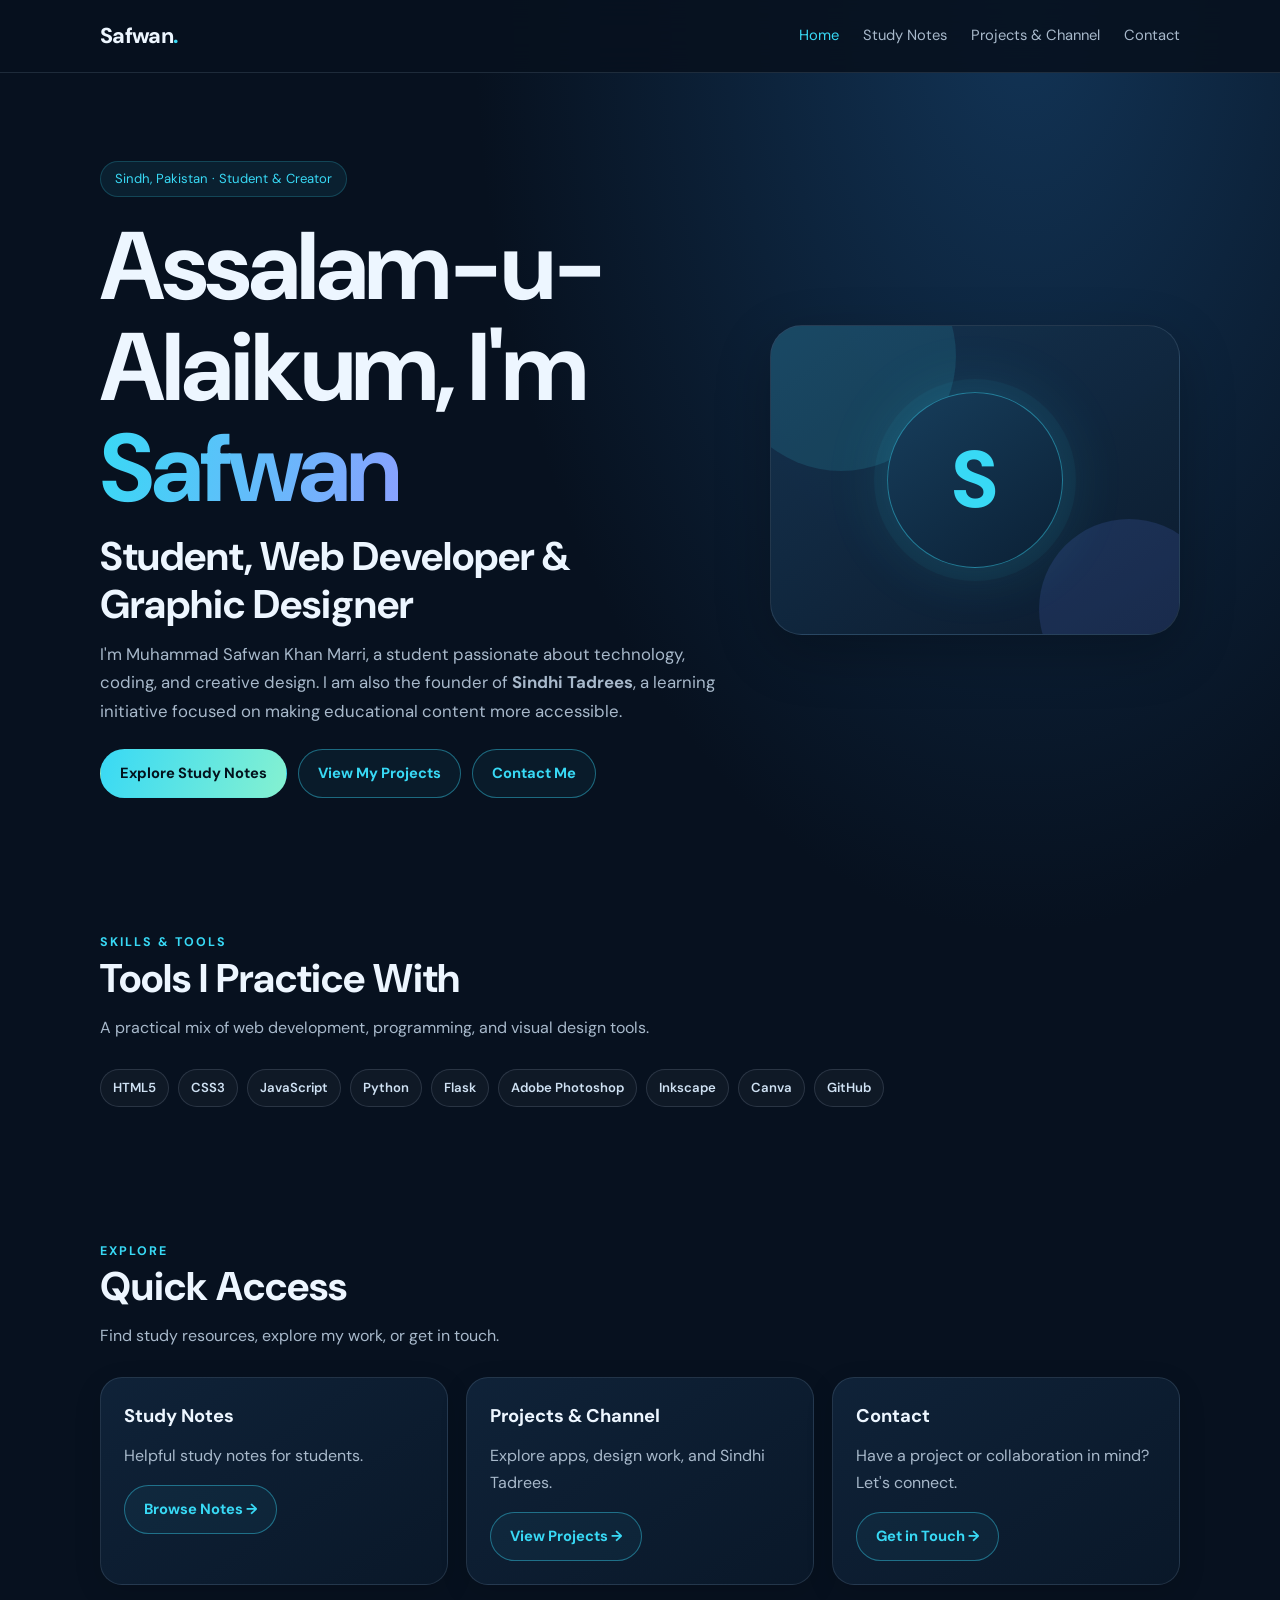
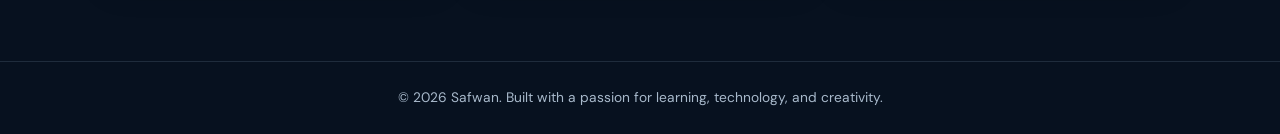
<file: index.html>
﻿<!doctype html>
<html lang="en" dir="ltr"><head><meta charset="utf-8"><meta name="viewport" content="width=device-width,initial-scale=1">
<meta name="theme-color" content="#07111f"><meta name="description" content="Safwan — Student, Web Developer, Graphic Designer, and Founder of Sindhi Tadrees.">
<title>Home | Safwan</title><link rel="stylesheet" href="style.css"></head><body>
<header class="topbar"><nav class="nav container" aria-label="Main navigation">
<a class="brand" href="index.html">Safwan<span>.</span></a><div class="nav-links">
<a href="index.html" aria-current="page">Home</a><a href="notes.html" >Study Notes</a>
<a href="projects.html" >Projects &amp; Channel</a><a href="contact.html" >Contact</a>
</div></nav></header><main><!-- HOME: Update the introduction and skill badges here. -->
<section class="hero container"><div><span class="eyebrow">Sindh, Pakistan · Student &amp; Creator</span>
<h1>Assalam-u-Alaikum, I'm <span>Safwan</span></h1><h2>Student, Web Developer &amp; Graphic Designer</h2>
<p class="lead">I'm Muhammad Safwan Khan Marri, a student passionate about technology, coding, and creative design. I am also the founder of <strong>Sindhi Tadrees</strong>, a learning initiative focused on making educational content more accessible.</p>
<div class="actions"><a class="btn btn-primary" href="notes.html">Explore Study Notes</a><a class="btn btn-outline" href="projects.html">View My Projects</a><a class="btn btn-outline" href="contact.html">Contact Me</a></div></div>
<div class="hero-art" aria-label="Safwan initial avatar"><div class="avatar">S</div></div></section>
<section class="section container"><div class="section-head"><div class="kicker">Skills &amp; Tools</div><h2>Tools I Practice With</h2><p>A practical mix of web development, programming, and visual design tools.</p></div>
<div class="badges"><span class="badge">HTML5</span><span class="badge">CSS3</span><span class="badge">JavaScript</span><span class="badge">Python</span><span class="badge">Flask</span><span class="badge">Adobe Photoshop</span><span class="badge">Inkscape</span><span class="badge">Canva</span><span class="badge">GitHub</span></div></section>
<section class="section container"><div class="section-head"><div class="kicker">Explore</div><h2>Quick Access</h2><p>Find study resources, explore my work, or get in touch.</p></div><div class="grid">
<article class="card"><h3>Study Notes</h3><p>Helpful study notes for students.</p><a class="btn btn-outline" href="notes.html">Browse Notes →</a></article>
<article class="card"><h3>Projects &amp; Channel</h3><p>Explore apps, design work, and Sindhi Tadrees.</p><a class="btn btn-outline" href="projects.html">View Projects →</a></article>
<article class="card"><h3>Contact</h3><p>Have a project or collaboration in mind? Let's connect.</p><a class="btn btn-outline" href="contact.html">Get in Touch →</a></article></div></section></main>
<footer><div class="container">© 2026 Safwan. Built with a passion for learning, technology, and creativity.</div></footer></body></html>
</file>
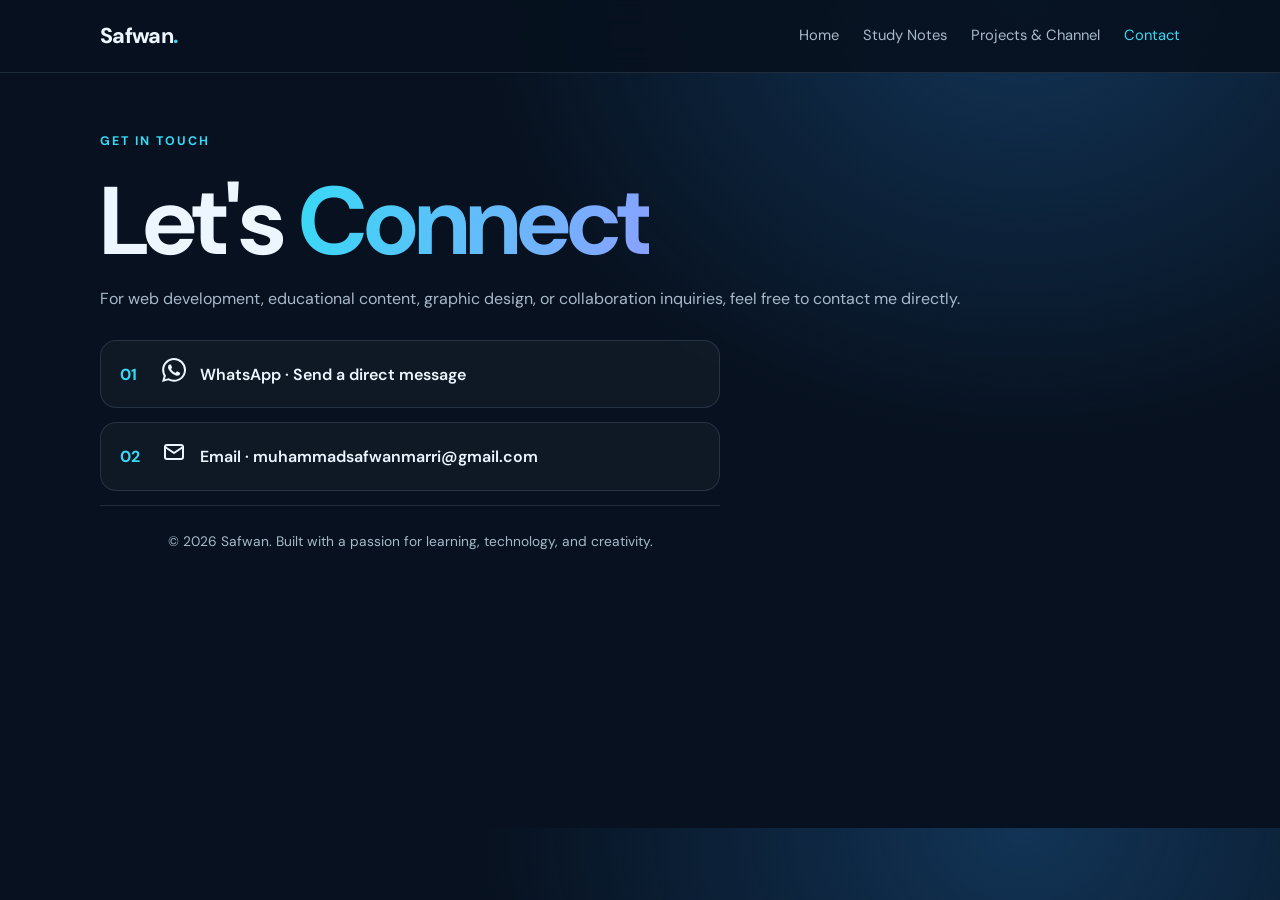
<file: contact.html>
﻿<!doctype html>
<html lang="en" dir="ltr"><head><meta charset="utf-8"><meta name="viewport" content="width=device-width,initial-scale=1">
<meta name="theme-color" content="#07111f"><meta name="description" content="Safwan — Student, Web Developer, Graphic Designer, and Founder of Sindhi Tadrees.">
<title>Contact | Safwan</title><link rel="stylesheet" href="style.css"></head><body>
<header class="topbar"><nav class="nav container" aria-label="Main navigation">
<a class="brand" href="index.html">Safwan<span>.</span></a><div class="nav-links">
<a href="index.html" >Home</a><a href="notes.html" >Study Notes</a>
<a href="projects.html" >Projects &amp; Channel</a><a href="contact.html" aria-current="page">Contact</a>
</div></nav></header><main><!-- CONTACT: Replace the sample WhatsApp number, email, and GitHub profile below. -->
<section class="section container"><div class="section-head"><div class="kicker">Get in Touch</div><h1>Let's <span>Connect</span></h1><p>For web development, educational content, graphic design, or collaboration inquiries, feel free to contact me directly.</p></div>
<div class="contact-list">
<!-- Replace YOUR_NUMBER with your WhatsApp number in international format, without + or spaces. -->
<a class="contact-link" href="https://wa.me/+923052058310" target="_blank" rel="noopener"><strong>01</strong><span class="contact-icon" aria-hidden="true"><svg viewBox="0 0 24 24" width="24" height="24" fill="currentColor" xmlns="http://www.w3.org/2000/svg"><path d="M20.52 3.48A11.86 11.86 0 0 0 12.08 0C5.5 0 .14 5.35.14 11.93c0 2.1.55 4.15 1.6 5.96L0 24l6.27-1.64a11.9 11.9 0 0 0 5.8 1.48h.01c6.58 0 11.94-5.35 11.94-11.93 0-3.19-1.24-6.19-3.5-8.43ZM12.08 21.8a9.9 9.9 0 0 1-5.04-1.38l-.36-.21-3.72.97.99-3.62-.24-.37a9.85 9.85 0 0 1-1.52-5.26c0-5.46 4.44-9.9 9.9-9.9a9.83 9.83 0 0 1 7 2.9 9.83 9.83 0 0 1 2.9 7c0 5.45-4.44 9.87-9.9 9.87Zm5.43-7.4c-.3-.15-1.76-.87-2.03-.97-.27-.1-.47-.15-.67.15-.2.3-.77.97-.94 1.17-.17.2-.35.22-.65.07-.3-.15-1.26-.46-2.4-1.47-.89-.79-1.49-1.77-1.66-2.07-.17-.3-.02-.46.13-.61.13-.13.3-.35.45-.52.15-.17.2-.3.3-.5.1-.2.05-.37-.02-.52-.08-.15-.67-1.62-.92-2.22-.24-.58-.49-.5-.67-.51h-.57c-.2 0-.52.07-.79.37-.27.3-1.04 1.02-1.04 2.49s1.07 2.89 1.22 3.09c.15.2 2.1 3.2 5.09 4.49.71.31 1.27.5 1.7.64.71.23 1.36.2 1.87.12.57-.08 1.76-.72 2.01-1.42.25-.7.25-1.29.17-1.42-.07-.13-.27-.2-.57-.35Z"/></svg></span><span>WhatsApp · Send a direct message</span></a>
<!-- Replace with your real email address. --><a class="contact-link" href="mailto:muhammadsafwanmarri@gmail.com"><strong>02</strong><span class="contact-icon" aria-hidden="true"><svg viewBox="0 0 24 24" width="24" height="24" fill="none" stroke="currentColor" stroke-width="2" stroke-linecap="round" stroke-linejoin="round" xmlns="http://www.w3.org/2000/svg"><rect x="3" y="5" width="18" height="14" rx="2"/><path d="m3 7 9 6 9-6"/></svg></span><span>Email · muhammadsafwanmarri@gmail.com</span></a>
<!-- Replace with your actual GitHub profile URL. --><footer><div class="container">© 2026 Safwan. Built with a passion for learning, technology, and creativity.</div></footer></body></html>
</file>
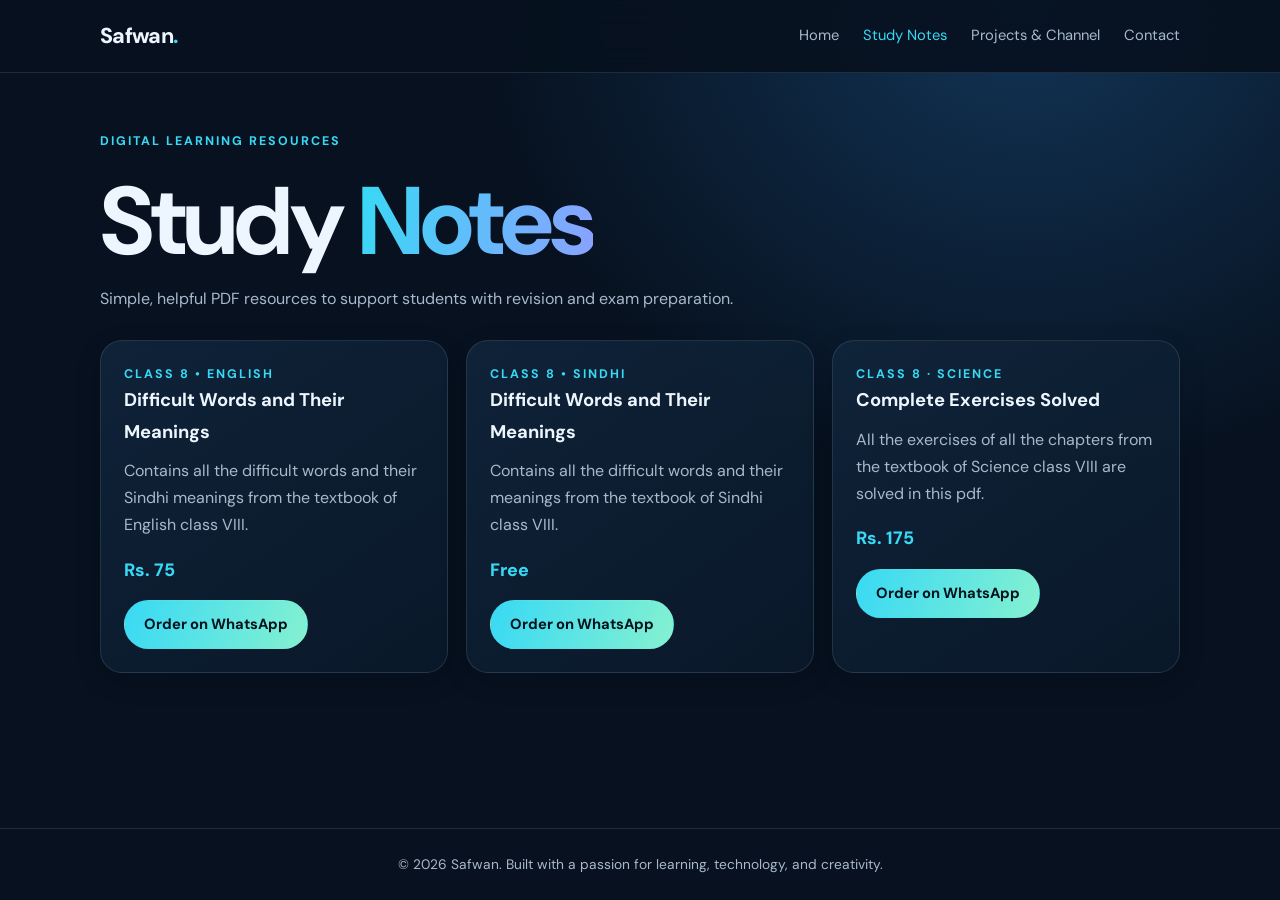
<file: notes.html>
﻿<!doctype html>
<html lang="en" dir="ltr"><head><meta charset="utf-8"><meta name="viewport" content="width=device-width,initial-scale=1">
<meta name="theme-color" content="#07111f"><meta name="description" content="Safwan — Student, Web Developer, Graphic Designer, and Founder of Sindhi Tadrees.">
<title>Study Notes | Safwan</title><link rel="stylesheet" href="style.css"></head><body>
<header class="topbar"><nav class="nav container" aria-label="Main navigation">
<a class="brand" href="index.html">Safwan<span>.</span></a><div class="nav-links">
<a href="index.html" >Home</a><a href="notes.html" aria-current="page">Study Notes</a>
<a href="projects.html" >Projects &amp; Channel</a><a href="contact.html" >Contact</a>
</div></nav></header><main><!-- STUDY NOTES: Update item titles, descriptions, prices, and WhatsApp links here. -->
<section class="section container"><div class="section-head"><div class="kicker">Digital Learning Resources</div><h1>Study <span>Notes</span></h1><p>Simple, helpful PDF resources to support students with revision and exam preparation.</p></div><div class="grid">
<article class="card"><div class="kicker">Class 8 • English </div><h3>Difficult Words and Their Meanings</h3><p>Contains all the difficult words and their Sindhi meanings from the textbook of English class VIII.</p><div class="price">Rs. 75</div>
<!-- Replace YOUR_NUMBER with your WhatsApp number in international format, without + or spaces. -->
<a class="btn btn-primary" href="https://wa.me/+923052058310?text=Assalam-u-Alaikum%2C%20I%20would%20like%20to%20order%20Class%208%20English%20Word-Meanings." target="_blank" rel="noopener">Order on WhatsApp</a></article>
<article class="card"><div class="kicker">Class 8 • Sindhi</div><h3>Difficult Words and Their Meanings</h3><p>Contains all the difficult words and their meanings from the textbook of Sindhi class VIII.</p><div class="price">Free</div>
<!-- Replace YOUR_NUMBER with your WhatsApp number in international format, without + or spaces. -->
<a class="btn btn-primary" href="https://wa.me/+923052058310?text=Assalam-u-Alaikum%2C%20I%20would%20like%20to%20order%20Class%208%20Sindhi%20Word-Meanings." target="_blank" rel="noopener">Order on WhatsApp</a></article>
<article class="card"><div class="kicker">Class 8 · Science</div><h3> Complete Exercises Solved
</h3><p>All the exercises of all the chapters from the textbook of Science class VIII are solved in this pdf.</p><div class="price">Rs. 175</div>
<!-- Replace YOUR_NUMBER with your WhatsApp number in international format, without + or spaces. -->
<a class="btn btn-primary" href="https://wa.me/+923052058310?text=Assalam-u-Alaikum%2C%20I%20would%20like%20to%20order%20the%20Class%208%20Sceince%20Exercises%20Solved." target="_blank" rel="noopener">Order on WhatsApp</a></article>
</div></section></main>
<footer><div class="container">© 2026 Safwan. Built with a passion for learning, technology, and creativity.</div></footer></body></html>
</file>
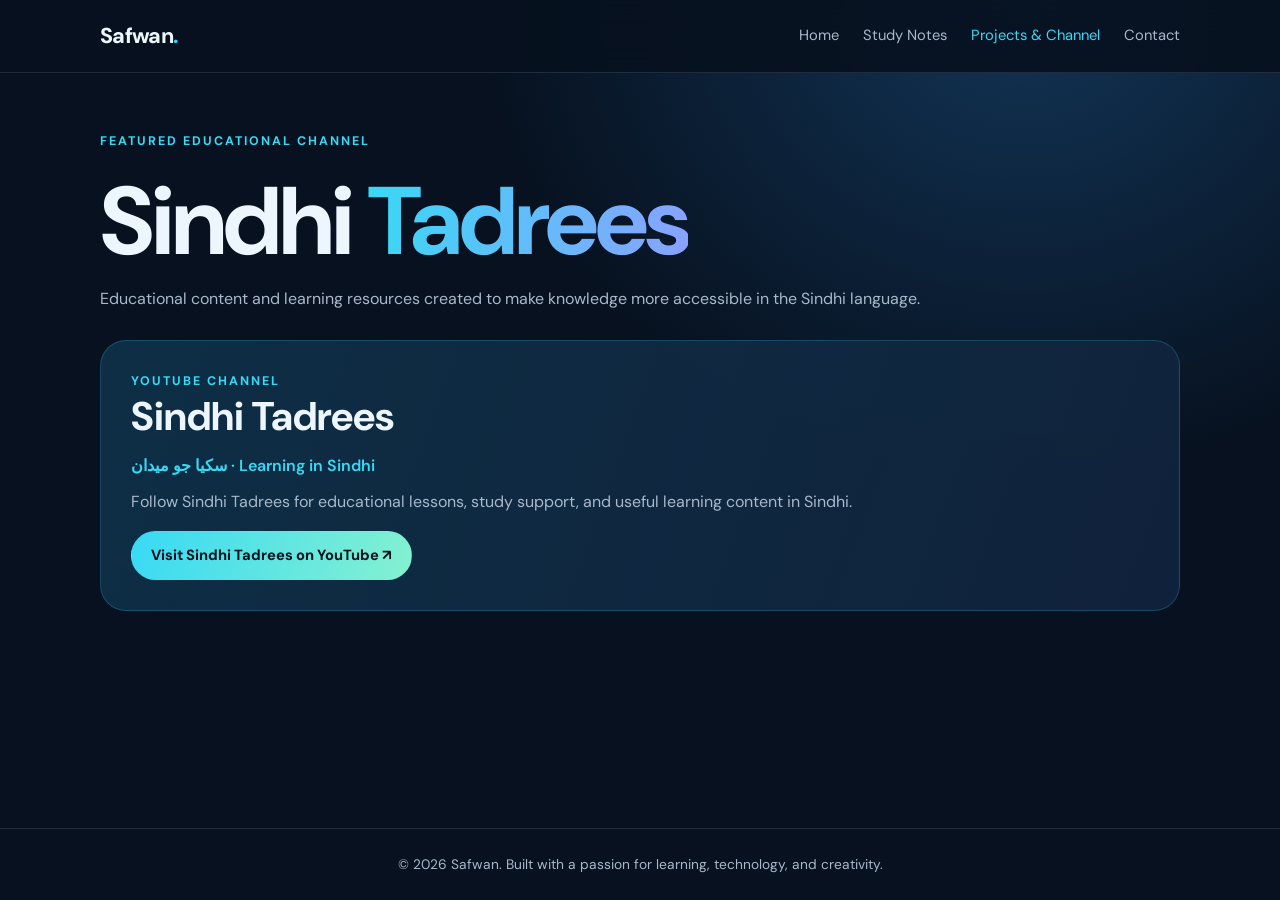
<file: projects.html>
﻿<!doctype html>
<html lang="en" dir="ltr">
<head>
  <meta charset="utf-8">
  <meta name="viewport" content="width=device-width,initial-scale=1">
  <meta name="theme-color" content="#07111f">
  <meta name="description" content="Sindhi Tadrees — educational content and learning resources in Sindhi.">
  <title>Sindhi Tadrees | Safwan</title>
  <link rel="stylesheet" href="style.css">
</head>
<body>
  <!-- Shared navigation: keep this menu consistent across all pages. -->
  <header class="topbar">
    <nav class="nav container" aria-label="Main navigation">
      <a class="brand" href="index.html">Safwan<span>.</span></a>
      <div class="nav-links">
        <a href="index.html">Home</a>
        <a href="notes.html">Study Notes</a>
        <a href="projects.html" aria-current="page">Projects &amp; Channel</a>
        <a href="contact.html">Contact</a>
      </div>
    </nav>
  </header>

  <main>
    <!-- FEATURED CHANNEL: Projects will be added here in a future update. -->
    <section class="section container">
      <div class="section-head">
        <div class="kicker">Featured Educational Channel</div>
        <h1>Sindhi <span>Tadrees</span></h1>
        <p>Educational content and learning resources created to make knowledge more accessible in the Sindhi language.</p>
      </div>

      <section class="feature">
        <div class="kicker">YouTube Channel</div>
        <h2>Sindhi Tadrees</h2>
        <p class="tagline">سکيا جو ميدان · Learning in Sindhi</p>
        <p class="muted">Follow Sindhi Tadrees for educational lessons, study support, and useful learning content in Sindhi.</p>
        <!-- Official YouTube channel URL. Update only if the channel address changes. -->
        <a class="btn btn-primary" href="https://www.youtube.com/@sindhitadrees" target="_blank" rel="noopener">Visit Sindhi Tadrees on YouTube ↗</a>
      </section>

      <!-- Future projects section can be added below when projects are ready to publish. -->
    </section>
  </main>

  <footer>
    <div class="container">© 2026 Safwan. Built with a passion for learning, technology, and creativity.</div>
  </footer>
</body>
</html>
</file>
<file: style.css>
@import url('https://fonts.googleapis.com/css2?family=DM+Sans:wght@400;500;600;700;800&display=swap');
:root{--bg:#07111f;--surface:#0d1b2d;--surface2:#10243a;--text:#edf6ff;--muted:#a8b9cb;--cyan:#38d9f5;--blue:#6487ff;--line:rgba(174,205,235,.14);--shadow:0 18px 55px rgba(0,0,0,.24);--radius:22px}
*{box-sizing:border-box}html{scroll-behavior:smooth}body{margin:0;background:radial-gradient(ellipse at 80% 0%,#123456 0,transparent 38%),var(--bg);color:var(--text);font-family:"DM Sans",Arial,sans-serif;line-height:1.7}a{color:inherit;text-decoration:none}.container{width:min(1080px,calc(100% - 40px));margin:auto}
.topbar{position:sticky;top:0;z-index:10;background:rgba(7,17,31,.9);border-bottom:1px solid var(--line);backdrop-filter:blur(16px)}.nav{min-height:72px;display:flex;align-items:center;justify-content:space-between;gap:24px}.brand{font-size:1.35rem;font-weight:800;letter-spacing:-.7px}.brand span{color:var(--cyan)}.nav-links{display:flex;flex-wrap:wrap;gap:24px}.nav-links a{color:var(--muted);font-size:.92rem}.nav-links a:hover,.nav-links a[aria-current=page]{color:var(--cyan)}
main{min-height:calc(100vh - 145px)}.hero{padding:88px 0 76px;display:grid;grid-template-columns:1.2fr .8fr;align-items:center;gap:54px}.eyebrow{display:inline-flex;padding:6px 14px;border-radius:999px;color:var(--cyan);background:rgba(56,217,245,.08);border:1px solid rgba(56,217,245,.2);font-size:.82rem}
h1{margin:20px 0 12px;font-size:clamp(3.3rem,8vw,6rem);line-height:1.05;letter-spacing:-3px}h1 span{background:linear-gradient(100deg,var(--cyan),#8aa1ff);-webkit-background-clip:text;background-clip:text;color:transparent}h2{margin:0 0 12px;font-size:clamp(1.8rem,4vw,2.5rem);line-height:1.2}h3{margin:0 0 9px;font-size:1.15rem}p{margin:0 0 16px}.lead,.section-head p,.card p,.muted{color:var(--muted)}.lead{max-width:650px;font-size:1.05rem}
.hero-art{min-height:310px;border:1px solid var(--line);border-radius:32px;background:linear-gradient(145deg,rgba(22,54,83,.9),rgba(12,27,45,.9));box-shadow:var(--shadow);display:grid;place-items:center;position:relative;overflow:hidden}.hero-art:before,.hero-art:after{content:"";position:absolute;border-radius:50%}.hero-art:before{width:230px;height:230px;background:rgba(56,217,245,.12);top:-85px;left:-45px}.hero-art:after{width:180px;height:180px;background:rgba(100,135,255,.15);bottom:-65px;right:-40px}.avatar{width:176px;height:176px;border-radius:50%;display:grid;place-items:center;position:relative;z-index:1;border:1px solid rgba(56,217,245,.45);background:linear-gradient(145deg,#173e5c,#0b2035);box-shadow:0 0 0 13px rgba(56,217,245,.045),0 0 65px rgba(56,217,245,.15);color:var(--cyan);font-size:5rem;font-weight:800}
.section{padding:58px 0 76px}.section-head{margin-bottom:28px}.kicker{color:var(--cyan);font-size:.78rem;font-weight:700;letter-spacing:2px;text-transform:uppercase}.grid{display:grid;grid-template-columns:repeat(3,minmax(0,1fr));gap:18px}.card{padding:23px;border-radius:var(--radius);background:linear-gradient(145deg,rgba(16,36,58,.95),rgba(10,25,42,.95));border:1px solid var(--line);box-shadow:0 8px 28px rgba(0,0,0,.12)}.badges{display:flex;flex-wrap:wrap;gap:9px;margin-top:20px}.badge{padding:7px 12px;border-radius:999px;color:#cfe1f3;background:rgba(255,255,255,.035);border:1px solid rgba(168,185,203,.18);font-size:.82rem;font-weight:600;direction:ltr}
.actions{display:flex;flex-wrap:wrap;gap:11px;margin-top:24px}.btn{display:inline-flex;align-items:center;justify-content:center;gap:8px;padding:11px 19px;border-radius:999px;font-weight:700;font-size:.92rem;border:1px solid transparent}.btn-primary{color:#03121d;background:linear-gradient(110deg,var(--cyan),#85f1d0)}.btn-outline{color:var(--cyan);background:rgba(56,217,245,.05);border-color:rgba(56,217,245,.42)}.price{margin:15px 0;color:var(--cyan);font-size:1.12rem;font-weight:800}.feature{padding:30px;margin-bottom:22px;border-radius:26px;border:1px solid rgba(56,217,245,.2);background:linear-gradient(110deg,rgba(14,49,72,.95),rgba(17,35,61,.95))}.feature .tagline{color:var(--cyan);font-weight:600;margin-bottom:8px}.project-mark{min-height:116px;display:grid;place-items:center;margin-bottom:16px;border-radius:15px;color:var(--cyan);font-size:1.2rem;font-weight:800;text-align:center;background:linear-gradient(135deg,rgba(56,217,245,.13),rgba(100,135,255,.16))}
.contact-list{display:grid;gap:14px;max-width:620px}.contact-link{display:flex;align-items:center;gap:14px;padding:17px 19px;border:1px solid var(--line);border-radius:16px;background:rgba(255,255,255,.035);font-weight:600}.contact-link strong{color:var(--cyan);min-width:28px}footer{border-top:1px solid var(--line);padding:24px 0;color:var(--muted);font-size:.86rem;text-align:center}
@media(max-width:800px){.hero{grid-template-columns:1fr;padding-top:62px;gap:30px}.hero-art{min-height:260px}.grid{grid-template-columns:repeat(2,minmax(0,1fr))}}@media(max-width:560px){.container{width:min(100% - 28px,1080px)}.nav{align-items:flex-start;flex-direction:column;justify-content:center;gap:7px;padding:12px 0}.nav-links{gap:8px 17px}.nav-links a{font-size:.84rem}h1{letter-spacing:-2px}.grid{grid-template-columns:1fr}.section{padding:44px 0 58px}.card{padding:20px}}
</file>
